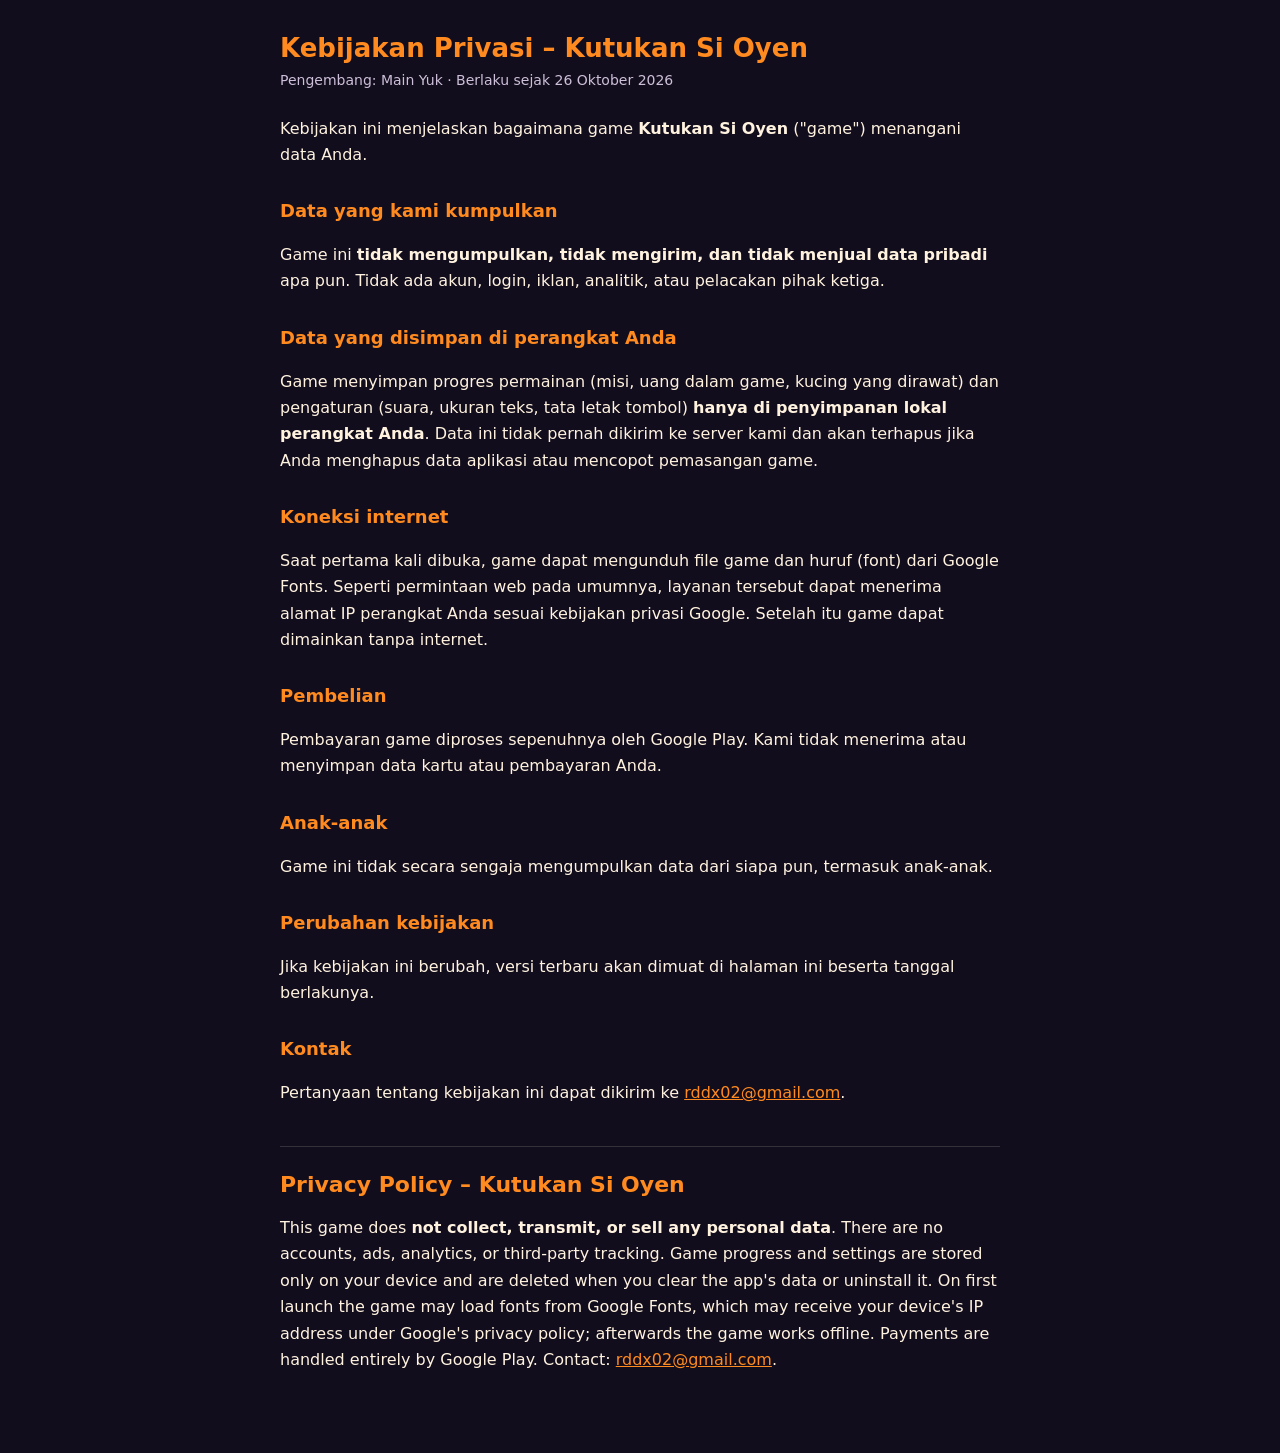
<file: privacy.html>
<!doctype html>
<html lang="id">
<head>
<meta charset="utf-8">
<meta name="viewport" content="width=device-width,initial-scale=1">
<title>Kebijakan Privasi - Kutukan Si Oyen</title>
<style>
:root{--ink:#120d1c;--krem:#fff3e0;--jingga:#ff8a1f;--muted:#cdbfd9}
body{margin:0;background:var(--ink);color:var(--krem);font:16px/1.65 system-ui,-apple-system,"Segoe UI",Roboto,sans-serif}
main{max-width:720px;margin:0 auto;padding:32px 16px 64px}
h1{color:var(--jingga);font-size:26px;line-height:1.25;margin:0 0 4px}
h2{color:var(--jingga);font-size:18px;margin:28px 0 6px}
p,li{color:var(--krem)}
.meta{color:var(--muted);font-size:14px;margin:0 0 24px}
a{color:var(--jingga)}
hr{border:0;border-top:1px solid rgba(255,243,224,.15);margin:40px 0 24px}
</style>
</head>
<body>
<main>
<h1>Kebijakan Privasi – Kutukan Si Oyen</h1>
<p class="meta">Pengembang: Main Yuk · Berlaku sejak 26 Oktober 2026</p>

<p>Kebijakan ini menjelaskan bagaimana game <b>Kutukan Si Oyen</b> ("game") menangani data Anda.</p>

<h2>Data yang kami kumpulkan</h2>
<p>Game ini <b>tidak mengumpulkan, tidak mengirim, dan tidak menjual data pribadi</b> apa pun. Tidak ada akun, login, iklan, analitik, atau pelacakan pihak ketiga.</p>

<h2>Data yang disimpan di perangkat Anda</h2>
<p>Game menyimpan progres permainan (misi, uang dalam game, kucing yang dirawat) dan pengaturan (suara, ukuran teks, tata letak tombol) <b>hanya di penyimpanan lokal perangkat Anda</b>. Data ini tidak pernah dikirim ke server kami dan akan terhapus jika Anda menghapus data aplikasi atau mencopot pemasangan game.</p>

<h2>Koneksi internet</h2>
<p>Saat pertama kali dibuka, game dapat mengunduh file game dan huruf (font) dari Google Fonts. Seperti permintaan web pada umumnya, layanan tersebut dapat menerima alamat IP perangkat Anda sesuai kebijakan privasi Google. Setelah itu game dapat dimainkan tanpa internet.</p>

<h2>Pembelian</h2>
<p>Pembayaran game diproses sepenuhnya oleh Google Play. Kami tidak menerima atau menyimpan data kartu atau pembayaran Anda.</p>

<h2>Anak-anak</h2>
<p>Game ini tidak secara sengaja mengumpulkan data dari siapa pun, termasuk anak-anak.</p>

<h2>Perubahan kebijakan</h2>
<p>Jika kebijakan ini berubah, versi terbaru akan dimuat di halaman ini beserta tanggal berlakunya.</p>

<h2>Kontak</h2>
<p>Pertanyaan tentang kebijakan ini dapat dikirim ke <a href="mailto:rddx02@gmail.com">rddx02@gmail.com</a>.</p>

<hr>

<h1 style="font-size:22px">Privacy Policy – Kutukan Si Oyen</h1>
<p>This game does <b>not collect, transmit, or sell any personal data</b>. There are no accounts, ads, analytics, or third-party tracking. Game progress and settings are stored only on your device and are deleted when you clear the app's data or uninstall it. On first launch the game may load fonts from Google Fonts, which may receive your device's IP address under Google's privacy policy; afterwards the game works offline. Payments are handled entirely by Google Play. Contact: <a href="mailto:rddx02@gmail.com">rddx02@gmail.com</a>.</p>
</main>
</body>
</html>
</file>
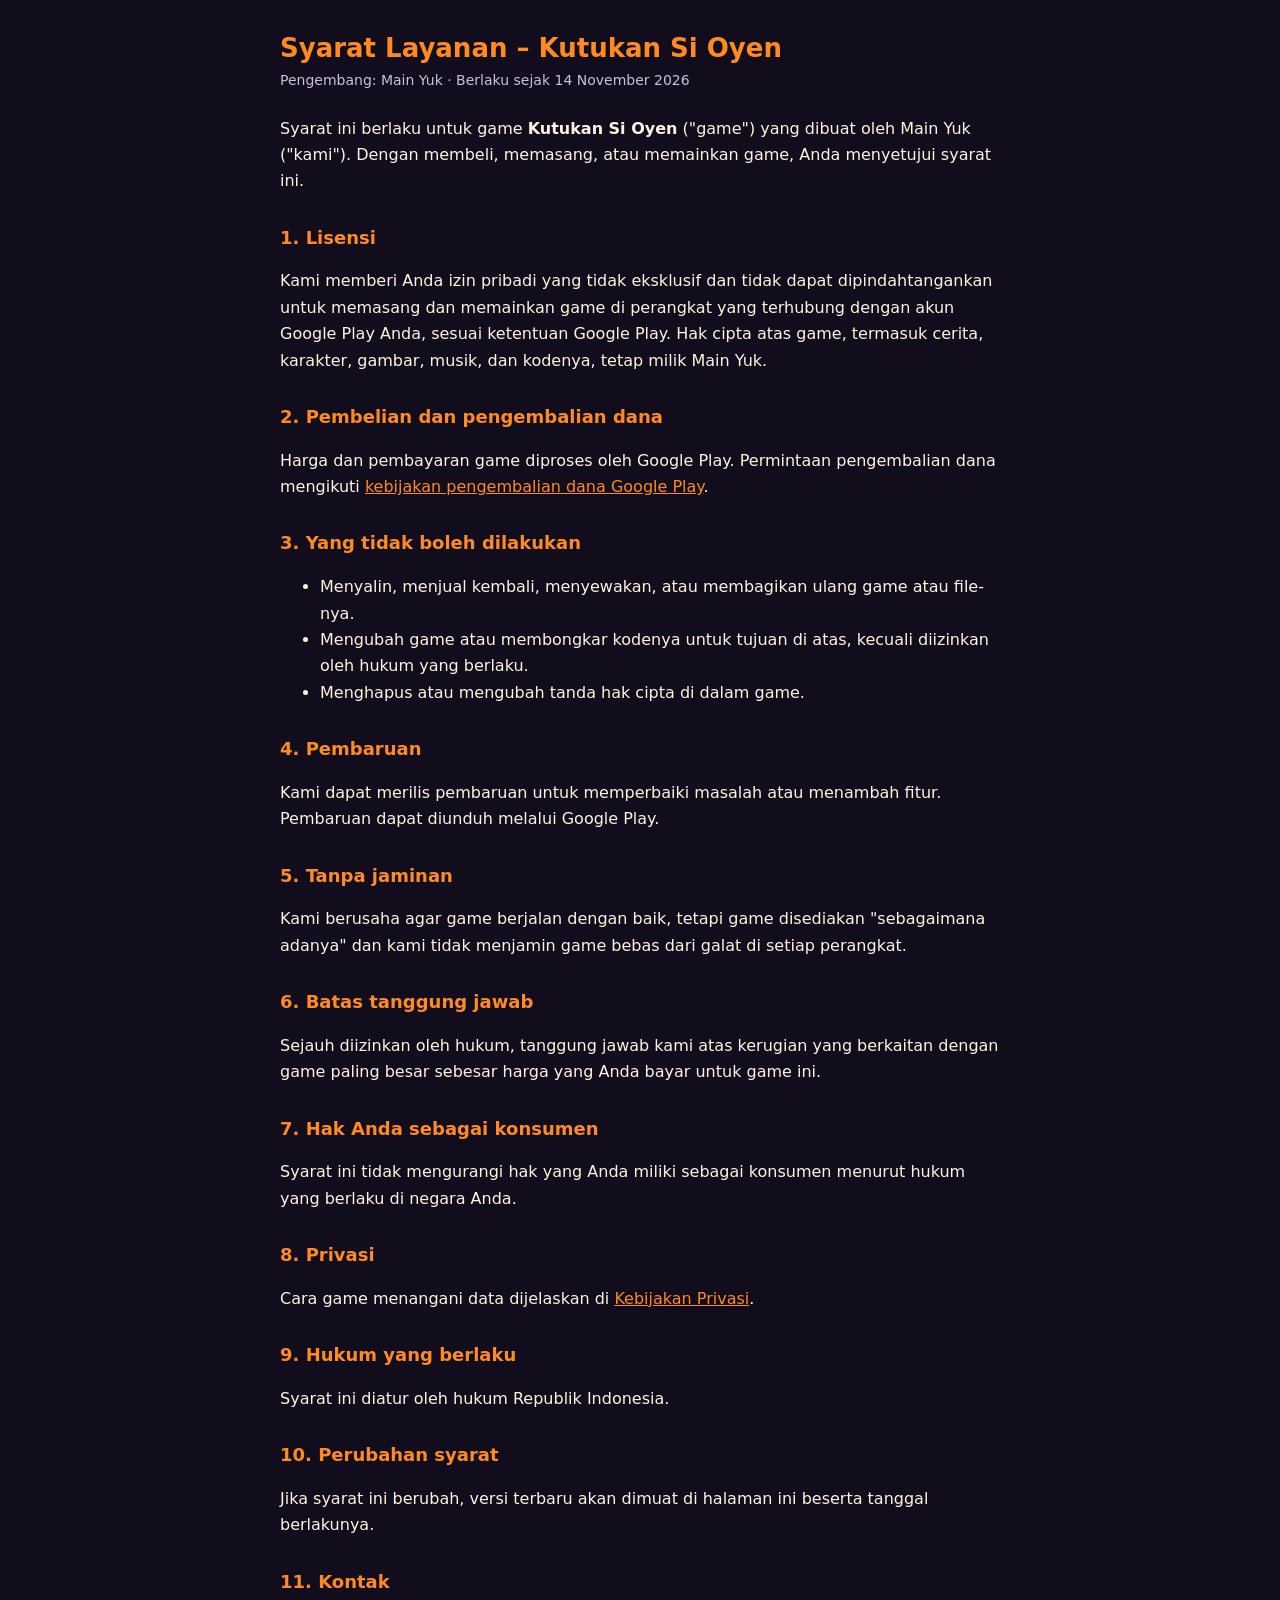
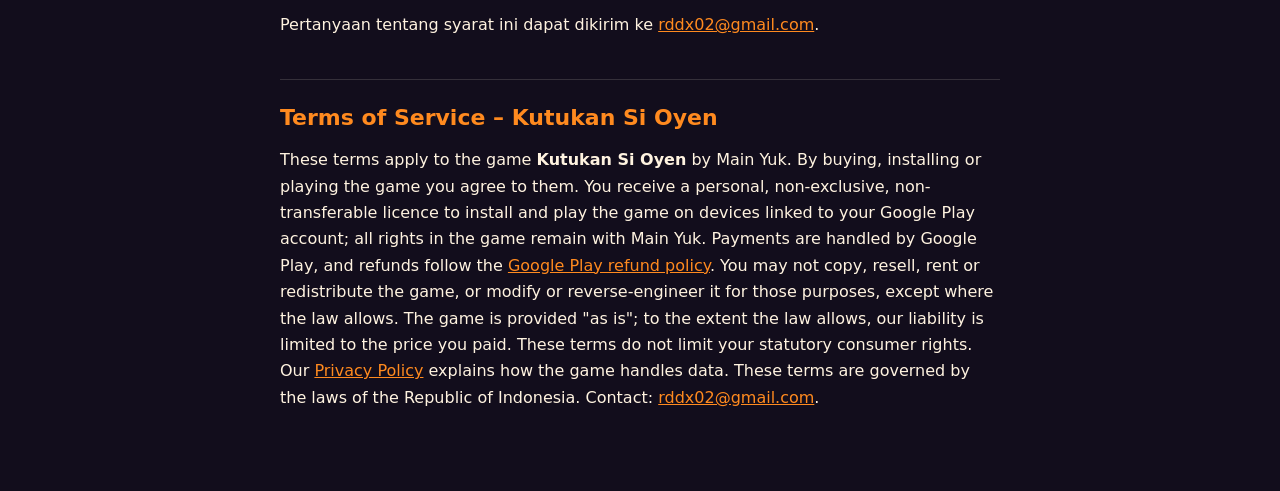
<file: terms.html>
<!doctype html>
<html lang="id">
<head>
<meta charset="utf-8">
<meta name="viewport" content="width=device-width,initial-scale=1">
<title>Syarat Layanan - Kutukan Si Oyen</title>
<style>
:root{--ink:#120d1c;--krem:#fff3e0;--jingga:#ff8a1f;--muted:#cdbfd9}
body{margin:0;background:var(--ink);color:var(--krem);font:16px/1.65 system-ui,-apple-system,"Segoe UI",Roboto,sans-serif}
main{max-width:720px;margin:0 auto;padding:32px 16px 64px}
h1{color:var(--jingga);font-size:26px;line-height:1.25;margin:0 0 4px}
h2{color:var(--jingga);font-size:18px;margin:28px 0 6px}
p,li{color:var(--krem)}
.meta{color:var(--muted);font-size:14px;margin:0 0 24px}
a{color:var(--jingga)}
hr{border:0;border-top:1px solid rgba(255,243,224,.15);margin:40px 0 24px}
</style>
</head>
<body>
<main>
<h1>Syarat Layanan – Kutukan Si Oyen</h1>
<p class="meta">Pengembang: Main Yuk · Berlaku sejak 14 November 2026</p>

<p>Syarat ini berlaku untuk game <b>Kutukan Si Oyen</b> ("game") yang dibuat oleh Main Yuk ("kami"). Dengan membeli, memasang, atau memainkan game, Anda menyetujui syarat ini.</p>

<h2>1. Lisensi</h2>
<p>Kami memberi Anda izin pribadi yang tidak eksklusif dan tidak dapat dipindahtangankan untuk memasang dan memainkan game di perangkat yang terhubung dengan akun Google Play Anda, sesuai ketentuan Google Play. Hak cipta atas game, termasuk cerita, karakter, gambar, musik, dan kodenya, tetap milik Main Yuk.</p>

<h2>2. Pembelian dan pengembalian dana</h2>
<p>Harga dan pembayaran game diproses oleh Google Play. Permintaan pengembalian dana mengikuti <a href="https://support.google.com/googleplay/answer/2479637" rel="noopener">kebijakan pengembalian dana Google Play</a>.</p>

<h2>3. Yang tidak boleh dilakukan</h2>
<ul>
<li>Menyalin, menjual kembali, menyewakan, atau membagikan ulang game atau file-nya.</li>
<li>Mengubah game atau membongkar kodenya untuk tujuan di atas, kecuali diizinkan oleh hukum yang berlaku.</li>
<li>Menghapus atau mengubah tanda hak cipta di dalam game.</li>
</ul>

<h2>4. Pembaruan</h2>
<p>Kami dapat merilis pembaruan untuk memperbaiki masalah atau menambah fitur. Pembaruan dapat diunduh melalui Google Play.</p>

<h2>5. Tanpa jaminan</h2>
<p>Kami berusaha agar game berjalan dengan baik, tetapi game disediakan "sebagaimana adanya" dan kami tidak menjamin game bebas dari galat di setiap perangkat.</p>

<h2>6. Batas tanggung jawab</h2>
<p>Sejauh diizinkan oleh hukum, tanggung jawab kami atas kerugian yang berkaitan dengan game paling besar sebesar harga yang Anda bayar untuk game ini.</p>

<h2>7. Hak Anda sebagai konsumen</h2>
<p>Syarat ini tidak mengurangi hak yang Anda miliki sebagai konsumen menurut hukum yang berlaku di negara Anda.</p>

<h2>8. Privasi</h2>
<p>Cara game menangani data dijelaskan di <a href="privacy.html">Kebijakan Privasi</a>.</p>

<h2>9. Hukum yang berlaku</h2>
<p>Syarat ini diatur oleh hukum Republik Indonesia.</p>

<h2>10. Perubahan syarat</h2>
<p>Jika syarat ini berubah, versi terbaru akan dimuat di halaman ini beserta tanggal berlakunya.</p>

<h2>11. Kontak</h2>
<p>Pertanyaan tentang syarat ini dapat dikirim ke <a href="mailto:rddx02@gmail.com">rddx02@gmail.com</a>.</p>

<hr>

<h1 style="font-size:22px">Terms of Service – Kutukan Si Oyen</h1>
<p>These terms apply to the game <b>Kutukan Si Oyen</b> by Main Yuk. By buying, installing or playing the game you agree to them. You receive a personal, non-exclusive, non-transferable licence to install and play the game on devices linked to your Google Play account; all rights in the game remain with Main Yuk. Payments are handled by Google Play, and refunds follow the <a href="https://support.google.com/googleplay/answer/2479637" rel="noopener">Google Play refund policy</a>. You may not copy, resell, rent or redistribute the game, or modify or reverse-engineer it for those purposes, except where the law allows. The game is provided "as is"; to the extent the law allows, our liability is limited to the price you paid. These terms do not limit your statutory consumer rights. Our <a href="privacy.html">Privacy Policy</a> explains how the game handles data. These terms are governed by the laws of the Republic of Indonesia. Contact: <a href="mailto:rddx02@gmail.com">rddx02@gmail.com</a>.</p>
</main>
</body>
</html>
</file>
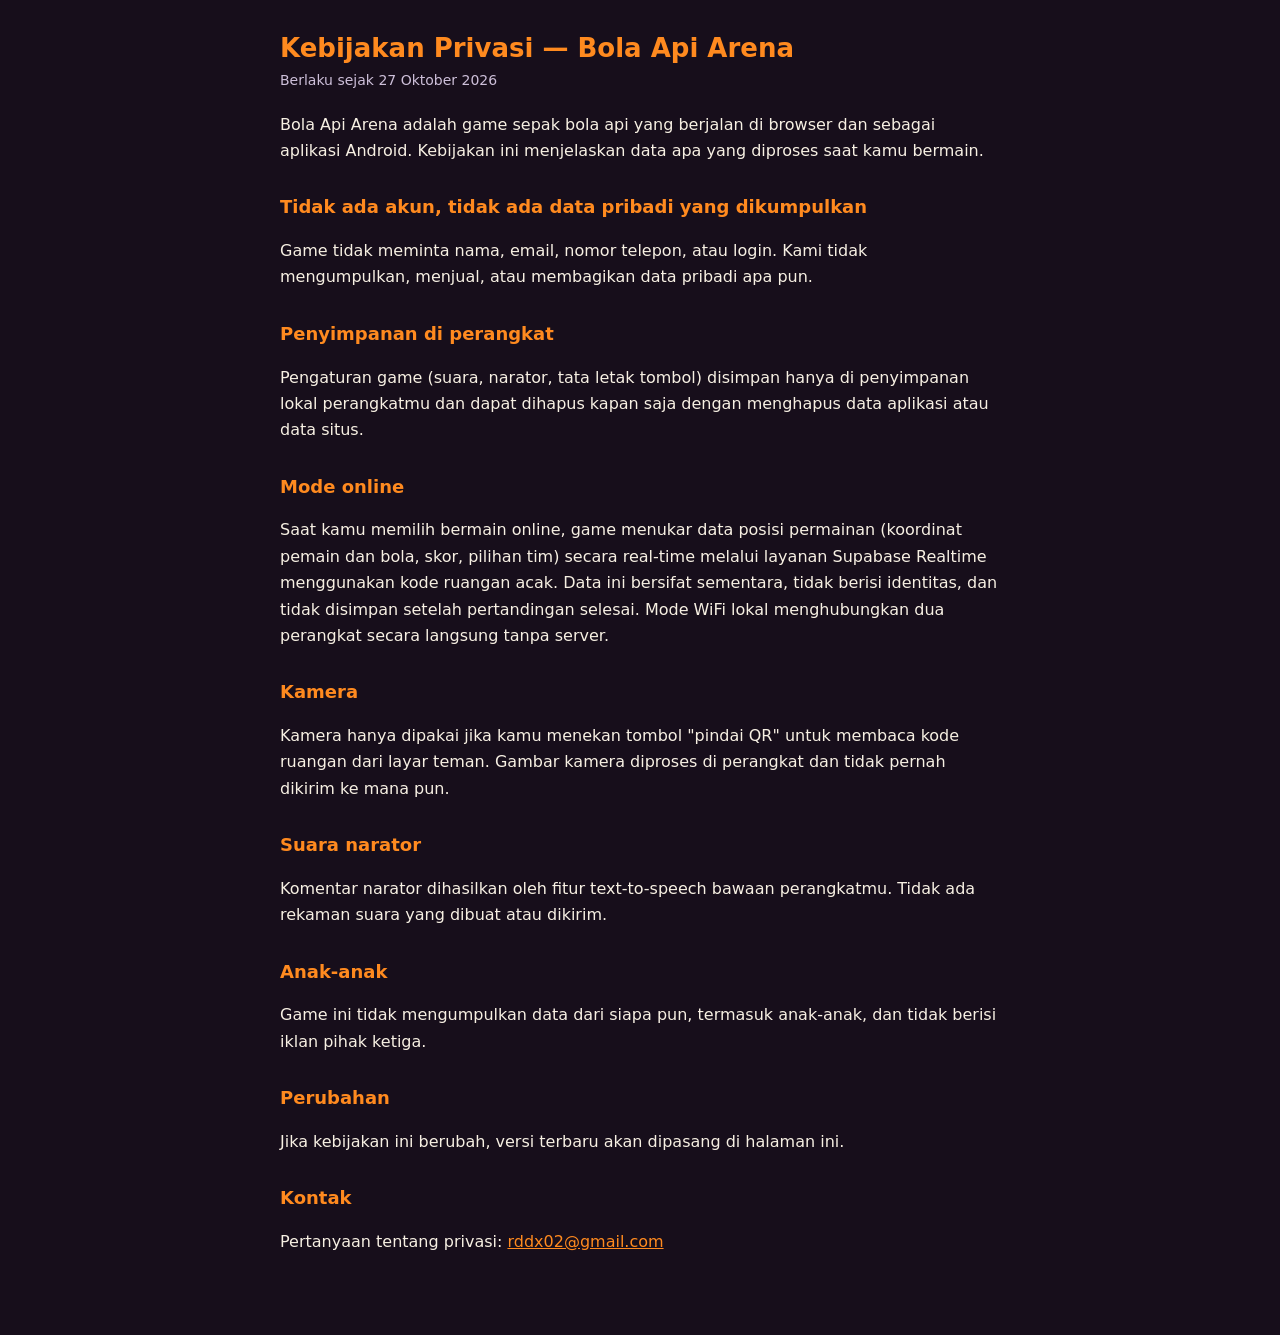
<file: bola-api/privacy.html>
<!doctype html>
<html lang="id">
<head>
<meta charset="utf-8">
<meta name="viewport" content="width=device-width,initial-scale=1">
<title>Kebijakan Privasi - Bola Api Arena</title>
<style>
:root{--ink:#170e1b;--krem:#f7f0e3;--jingga:#ff8a1f;--muted:#cdbfd9}
body{margin:0;background:var(--ink);color:var(--krem);font:16px/1.65 system-ui,-apple-system,"Segoe UI",Roboto,sans-serif}
main{max-width:720px;margin:0 auto;padding:32px 16px 64px}
h1{color:var(--jingga);font-size:26px;line-height:1.25;margin:0 0 4px}
h2{color:var(--jingga);font-size:18px;margin:28px 0 6px}
.meta{color:var(--muted);font-size:14px;margin:0 0 20px}
a{color:var(--jingga)}
</style>
</head>
<body>
<main>
<h1>Kebijakan Privasi — Bola Api Arena</h1>
<p class="meta">Berlaku sejak 27 Oktober 2026</p>
<p>Bola Api Arena adalah game sepak bola api yang berjalan di browser dan sebagai aplikasi Android. Kebijakan ini menjelaskan data apa yang diproses saat kamu bermain.</p>

<h2>Tidak ada akun, tidak ada data pribadi yang dikumpulkan</h2>
<p>Game tidak meminta nama, email, nomor telepon, atau login. Kami tidak mengumpulkan, menjual, atau membagikan data pribadi apa pun.</p>

<h2>Penyimpanan di perangkat</h2>
<p>Pengaturan game (suara, narator, tata letak tombol) disimpan hanya di penyimpanan lokal perangkatmu dan dapat dihapus kapan saja dengan menghapus data aplikasi atau data situs.</p>

<h2>Mode online</h2>
<p>Saat kamu memilih bermain online, game menukar data posisi permainan (koordinat pemain dan bola, skor, pilihan tim) secara real-time melalui layanan Supabase Realtime menggunakan kode ruangan acak. Data ini bersifat sementara, tidak berisi identitas, dan tidak disimpan setelah pertandingan selesai. Mode WiFi lokal menghubungkan dua perangkat secara langsung tanpa server.</p>

<h2>Kamera</h2>
<p>Kamera hanya dipakai jika kamu menekan tombol "pindai QR" untuk membaca kode ruangan dari layar teman. Gambar kamera diproses di perangkat dan tidak pernah dikirim ke mana pun.</p>

<h2>Suara narator</h2>
<p>Komentar narator dihasilkan oleh fitur text-to-speech bawaan perangkatmu. Tidak ada rekaman suara yang dibuat atau dikirim.</p>

<h2>Anak-anak</h2>
<p>Game ini tidak mengumpulkan data dari siapa pun, termasuk anak-anak, dan tidak berisi iklan pihak ketiga.</p>

<h2>Perubahan</h2>
<p>Jika kebijakan ini berubah, versi terbaru akan dipasang di halaman ini.</p>

<h2>Kontak</h2>
<p>Pertanyaan tentang privasi: <a href="mailto:rddx02@gmail.com">rddx02@gmail.com</a></p>
</main>
</body>
</html>
</file>
